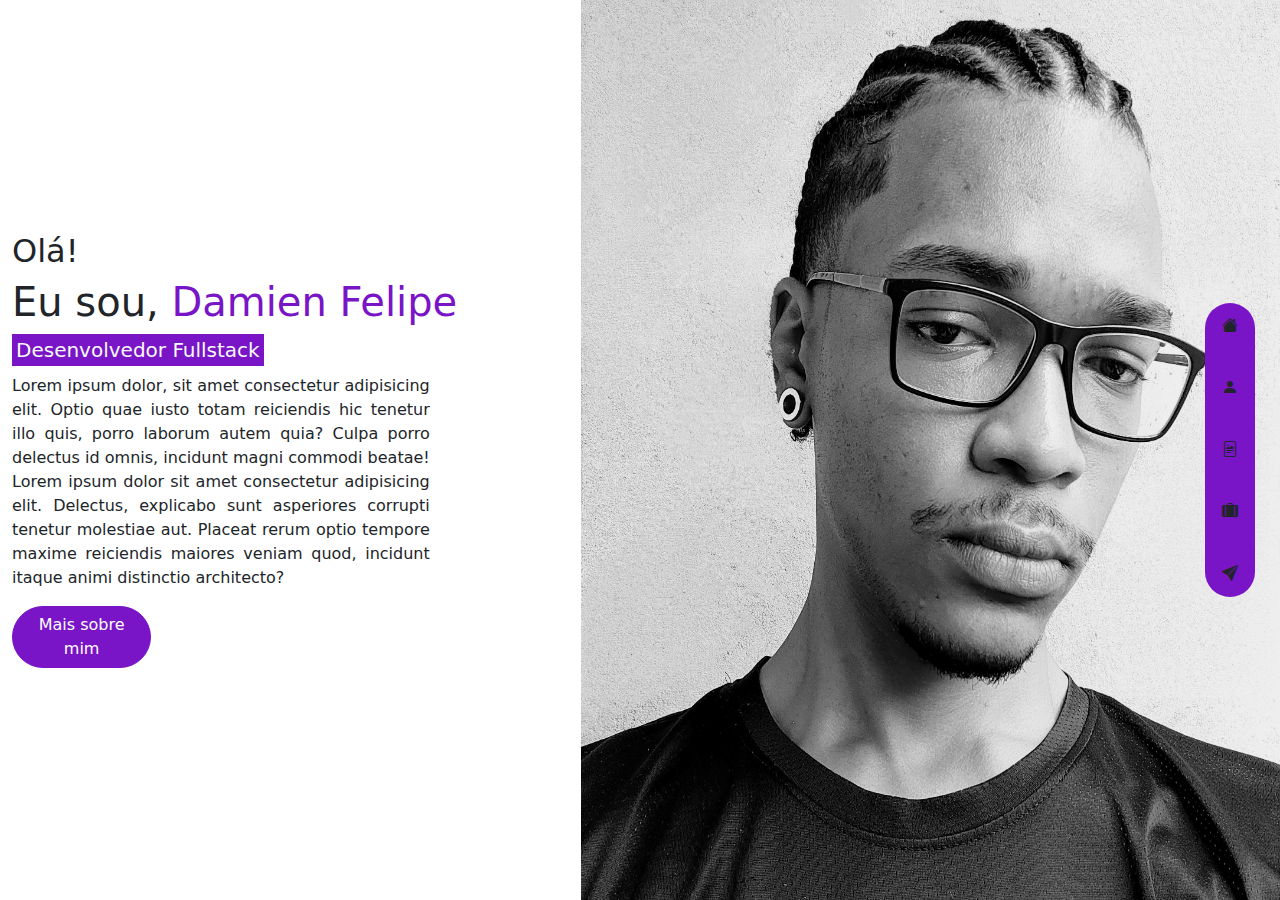
<file: index.html>
<!DOCTYPE html>
<html lang="pt-br" class="h-100">

<head>
  <meta charset="UTF-8" />
  <meta http-equiv="X-UA-Compatible" content="IE=edge" />
  <meta name="viewport" content="width=device-width, initial-scale=1.0" />
  <title>Damien Felipe</title>
  <link rel="shortcut icon" href="./images/mienDesenho.png" type="image/png" />
  <link rel="stylesheet" href="https://cdn.jsdelivr.net/npm/bootstrap@5.3.3/dist/css/bootstrap.min.css">
  <link rel="stylesheet" href="https://cdn.jsdelivr.net/npm/bootstrap-icons@1.11.3/font/bootstrap-icons.min.css">
  <link rel="stylesheet" href="./styles/global.css">
</head>

<body class="h-100 d-flex justify-content-between w-100">
  <div class="container d-flex flex-column justify-content-center w-50">
    <h2>Olá!</h2>
    <h1>Eu sou, <span class="text-primary">Damien Felipe</span></h1>
    <h5 class="bg-primary text-light p-1">Desenvolvedor Fullstack</h5>
    <div class="w-75 justify">
      Lorem ipsum dolor, sit amet consectetur adipisicing elit. Optio quae iusto totam reiciendis hic
      tenetur illo
      quis, porro laborum autem quia? Culpa porro delectus id omnis, incidunt magni commodi beatae! Lorem ipsum dolor
      sit amet consectetur adipisicing elit. Delectus, explicabo sunt asperiores corrupti tenetur molestiae aut. Placeat
      rerum optio tempore maxime reiciendis maiores veniam quod, incidunt itaque animi distinctio architecto?
    </div>
    <a href="./about.html"></a>
    <button class="btn btn-primary mt-3 rounded-5 w-25">Mais sobre mim</button>
  </div>
  <div class="h-100">
    <img src="./images/perfil_bw.jpg" alt="perfil" class="img-fluid h-100">
  </div>
  <div class="position-absolute end-0 top-50 d-flex flex-column gap-4 translate-middle p-1 rounded-5 bg-primary">
    <a href="./index.html">
      <i class="btn bi bi-house-fill"></i>
    </a>
    <a href="./about.html">
      <i class="btn bi bi-person-fill"></i>
    </a>
    <a href="./curriculo.html">
      <i class="btn bi bi-file-richtext"></i>
    </a>
    <a href="./portfolio.html">
      <i class="btn bi bi-suitcase-lg-fill"></i>
    </a>
    <a href="./contact.html">
      <i class="btn bi bi-send-fill"></i>
    </a>
  </div>
</body>

</html>
</file>
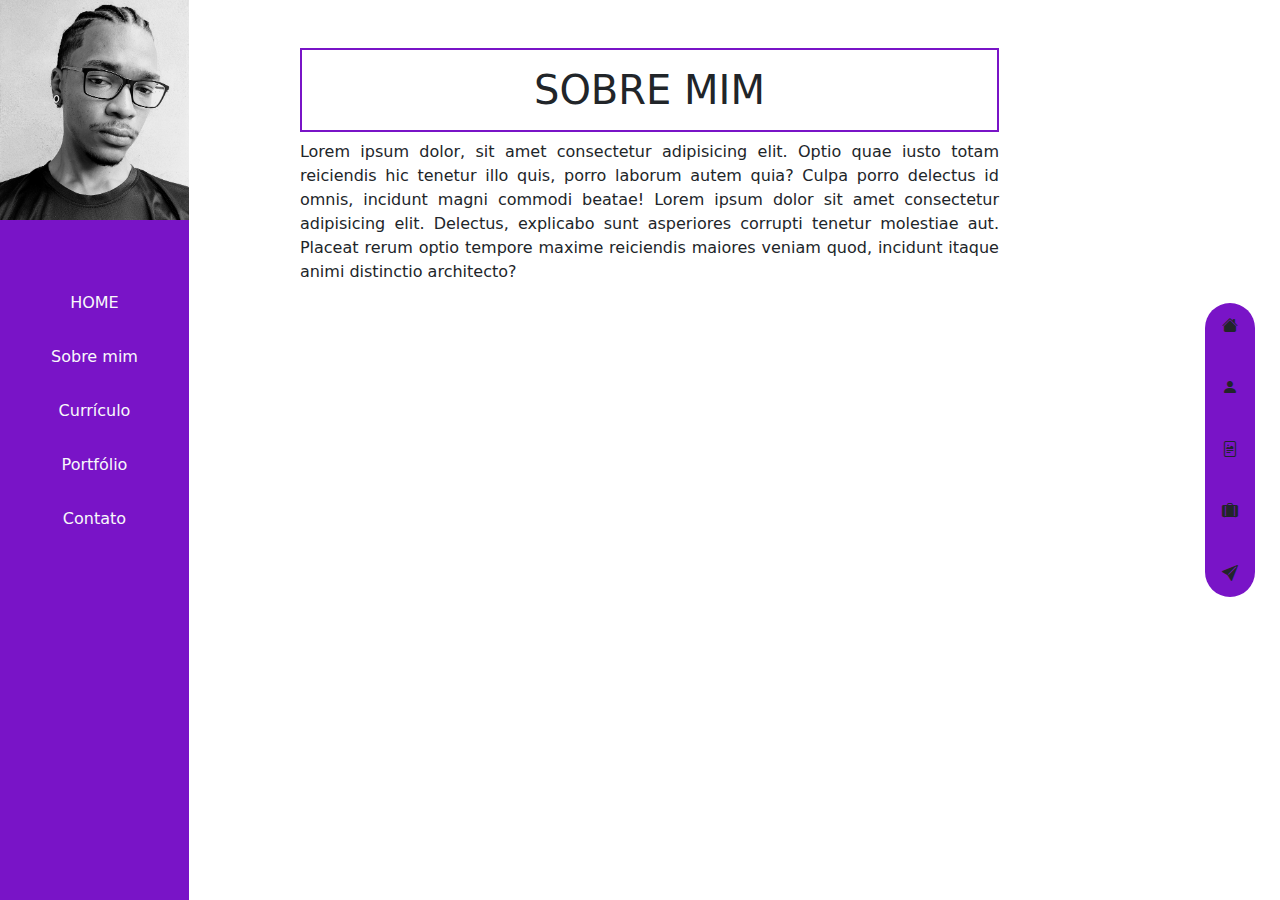
<file: about.html>
<!DOCTYPE html>
<html lang="pt-br" class="h-100">

<head>
    <meta charset="UTF-8" />
    <meta http-equiv="X-UA-Compatible" content="IE=edge" />
    <meta name="viewport" content="width=device-width, initial-scale=1.0" />
    <title>Sobre mim</title>
    <link rel="shortcut icon" href="./images/mienDesenho.png" type="image/png" />
    <link rel="stylesheet" href="https://cdn.jsdelivr.net/npm/bootstrap@5.3.3/dist/css/bootstrap.min.css">
    <link rel="stylesheet" href="./styles/global.css">
</head>

<body class="h-100 d-flex justify-content-start w-100">
    <div class="w-25">
        <div class="h-100 w-75 d-flex flex-column">
            <img src="./images/perfil_bw.jpg" alt="perfil" class="img-fluid w-100">
            <div class="d-flex flex-column bg-primary flex-fill pt-5 justify-center align-items-center">
                <a href="./index.html" class="text-light btn mt-3">
                    HOME
                </a>
                <a href="./about.html" class="text-light btn mt-3">
                    Sobre mim
                </a>
                <a href="./curriculo.html" class="text-light btn mt-3">
                    Currículo
                </a>
                <a href="./portfolio.html" class="text-light btn mt-3">
                    Portfólio
                </a>
                <a href="./contact.html" class="text-light btn mt-3">
                    Contato
                </a>
            </div>
        </div>
    </div>
    <div class=" d-flex flex-column p-5 w-100">
        <h1 class="border border-primary border-2 text-center w-75 p-3">SOBRE MIM</h1>
        <div class="w-75 justify">
            Lorem ipsum dolor, sit amet consectetur adipisicing elit. Optio quae iusto totam reiciendis hic
            tenetur illo
            quis, porro laborum autem quia? Culpa porro delectus id omnis, incidunt magni commodi beatae! Lorem ipsum
            dolor
            sit amet consectetur adipisicing elit. Delectus, explicabo sunt asperiores corrupti tenetur molestiae aut.
            Placeat
            rerum optio tempore maxime reiciendis maiores veniam quod, incidunt itaque animi distinctio architecto?
        </div>
        <a href="./about.html"></a>
    </div>
    <div class="position-absolute end-0 top-50 d-flex flex-column gap-4 translate-middle p-1 rounded-5 bg-primary">
        <a href="./index.html">
            <i class="btn bi bi-house-fill"></i>
        </a>
        <a href="./about.html">
            <i class="btn bi bi-person-fill"></i>
        </a>
        <a href="./curriculo.html">
            <i class="btn bi bi-file-richtext"></i>
        </a>
        <a href="./portfolio.html">
            <i class="btn bi bi-suitcase-lg-fill"></i>
        </a>
        <a href="./contact.html">
            <i class="btn bi bi-send-fill"></i>
        </a>
    </div>
</body>

</html>
</file>
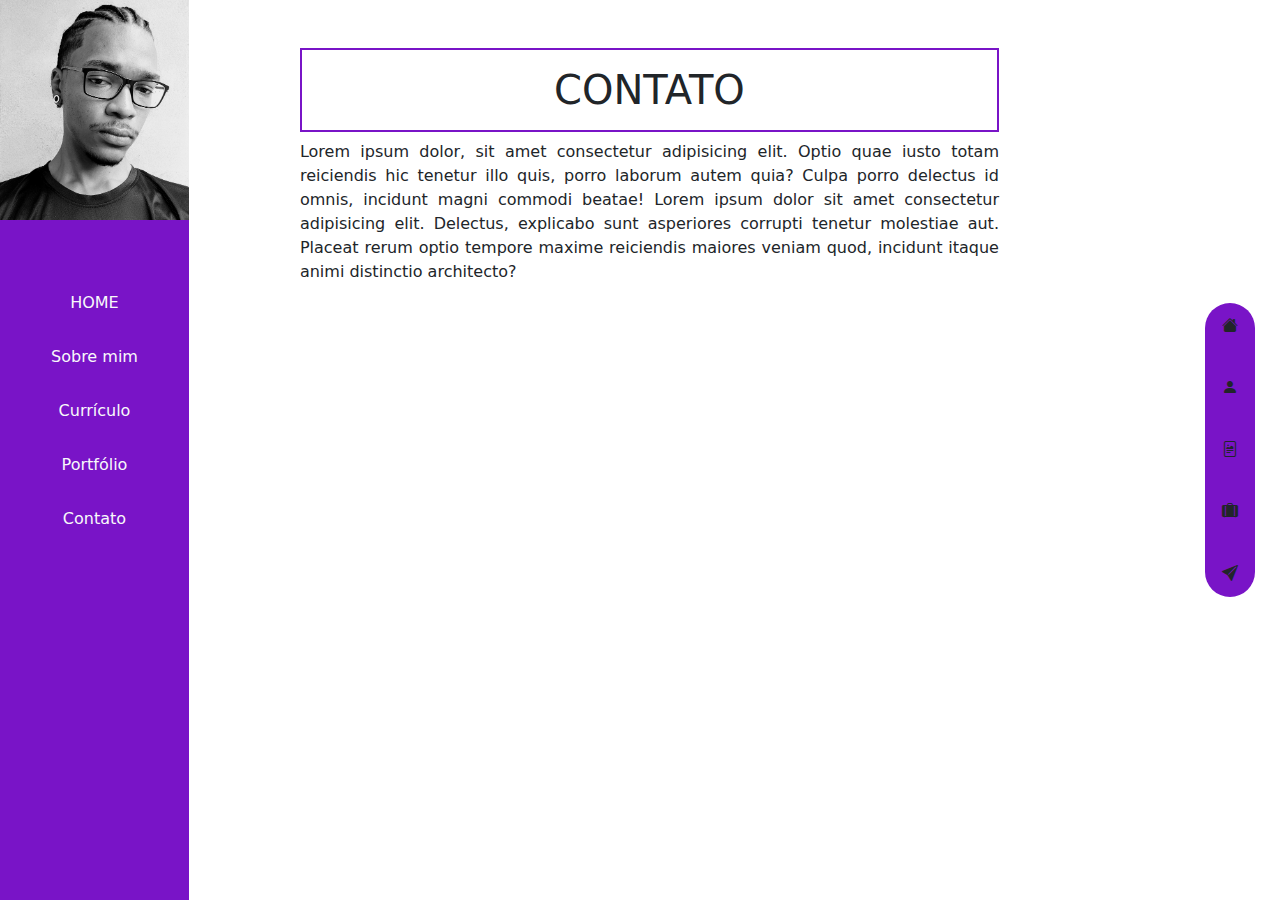
<file: contact.html>
<!DOCTYPE html>
<html lang="pt-br" class="h-100">

<head>
    <meta charset="UTF-8" />
    <meta http-equiv="X-UA-Compatible" content="IE=edge" />
    <meta name="viewport" content="width=device-width, initial-scale=1.0" />
    <title>Contato</title>
    <link rel="shortcut icon" href="./images/mienDesenho.png" type="image/png" />
    <link rel="stylesheet" href="https://cdn.jsdelivr.net/npm/bootstrap@5.3.3/dist/css/bootstrap.min.css">
    <link rel="stylesheet" href="./styles/global.css">
</head>

<body class="h-100 d-flex justify-content-start w-100">
    <div class="w-25">
        <div class="h-100 w-75 d-flex flex-column">
            <img src="./images/perfil_bw.jpg" alt="perfil" class="img-fluid w-100">
            <div class="d-flex flex-column bg-primary flex-fill pt-5 justify-center align-items-center">
                <a href="./index.html" class="text-light btn mt-3">
                    HOME
                </a>
                <a href="./about.html" class="text-light btn mt-3">
                    Sobre mim
                </a>
                <a href="./curriculo.html" class="text-light btn mt-3">
                    Currículo
                </a>
                <a href="./portfolio.html" class="text-light btn mt-3">
                    Portfólio
                </a>
                <a href="./contact.html" class="text-light btn mt-3">
                    Contato
                </a>
            </div>
        </div>
    </div>
    <div class=" d-flex flex-column p-5 w-100">
        <h1 class="border border-primary border-2 text-center w-75 p-3">CONTATO</h1>
        <div class="w-75 justify">
            Lorem ipsum dolor, sit amet consectetur adipisicing elit. Optio quae iusto totam reiciendis hic
            tenetur illo
            quis, porro laborum autem quia? Culpa porro delectus id omnis, incidunt magni commodi beatae! Lorem ipsum
            dolor
            sit amet consectetur adipisicing elit. Delectus, explicabo sunt asperiores corrupti tenetur molestiae aut.
            Placeat
            rerum optio tempore maxime reiciendis maiores veniam quod, incidunt itaque animi distinctio architecto?
        </div>
        <a href="./about.html"></a>
    </div>
    <div class="position-absolute end-0 top-50 d-flex flex-column gap-4 translate-middle p-1 rounded-5 bg-primary">
        <a href="./index.html">
            <i class="btn bi bi-house-fill"></i>
        </a>
        <a href="./about.html">
            <i class="btn bi bi-person-fill"></i>
        </a>
        <a href="./curriculo.html">
            <i class="btn bi bi-file-richtext"></i>
        </a>
        <a href="./portfolio.html">
            <i class="btn bi bi-suitcase-lg-fill"></i>
        </a>
        <a href="./contact.html">
            <i class="btn bi bi-send-fill"></i>
        </a>
    </div>
</body>

</html>
</file>
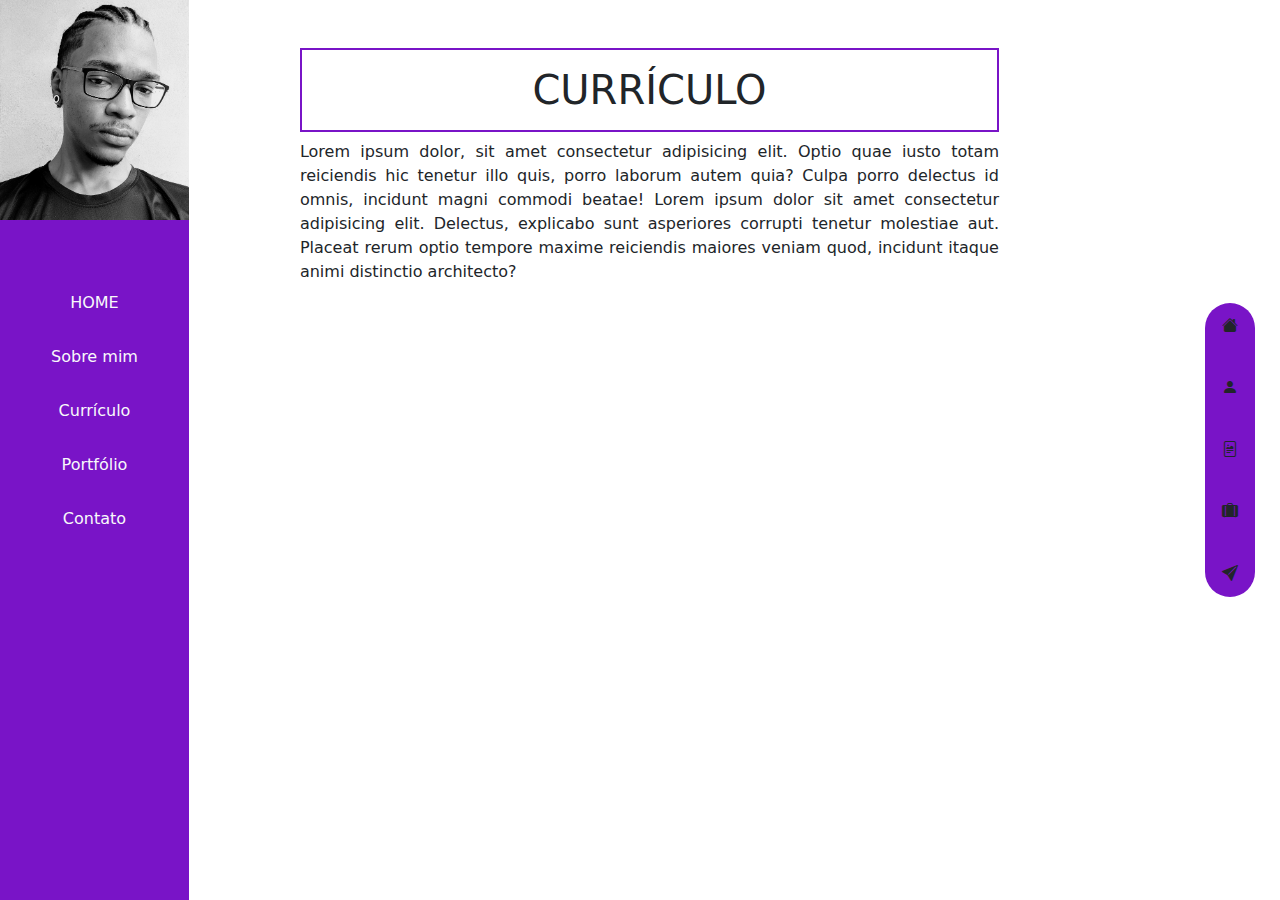
<file: curriculo.html>
<!DOCTYPE html>
<html lang="pt-br" class="h-100">

<head>
    <meta charset="UTF-8" />
    <meta http-equiv="X-UA-Compatible" content="IE=edge" />
    <meta name="viewport" content="width=device-width, initial-scale=1.0" />
    <title>Currículo</title>
    <link rel="shortcut icon" href="./images/mienDesenho.png" type="image/png" />
    <link rel="stylesheet" href="https://cdn.jsdelivr.net/npm/bootstrap@5.3.3/dist/css/bootstrap.min.css">
    <link rel="stylesheet" href="./styles/global.css">
</head>

<body class="h-100 d-flex justify-content-start w-100">
    <div class="w-25">
        <div class="h-100 w-75 d-flex flex-column">
            <img src="./images/perfil_bw.jpg" alt="perfil" class="img-fluid w-100">
            <div class="d-flex flex-column bg-primary flex-fill pt-5 justify-center align-items-center">
                <a href="./index.html" class="text-light btn mt-3">
                    HOME
                </a>
                <a href="./about.html" class="text-light btn mt-3">
                    Sobre mim
                </a>
                <a href="./curriculo.html" class="text-light btn mt-3">
                    Currículo
                </a>
                <a href="./portfolio.html" class="text-light btn mt-3">
                    Portfólio
                </a>
                <a href="./contact.html" class="text-light btn mt-3">
                    Contato
                </a>
            </div>
        </div>
    </div>
    <div class=" d-flex flex-column p-5 w-100">
        <h1 class="border border-primary border-2 text-center w-75 p-3">CURRÍCULO</h1>
        <div class="w-75 justify">
            Lorem ipsum dolor, sit amet consectetur adipisicing elit. Optio quae iusto totam reiciendis hic
            tenetur illo
            quis, porro laborum autem quia? Culpa porro delectus id omnis, incidunt magni commodi beatae! Lorem ipsum
            dolor
            sit amet consectetur adipisicing elit. Delectus, explicabo sunt asperiores corrupti tenetur molestiae aut.
            Placeat
            rerum optio tempore maxime reiciendis maiores veniam quod, incidunt itaque animi distinctio architecto?
        </div>
        <a href="./about.html"></a>
    </div>
    <div class="position-absolute end-0 top-50 d-flex flex-column gap-4 translate-middle p-1 rounded-5 bg-primary">
        <a href="./index.html">
            <i class="btn bi bi-house-fill"></i>
        </a>
        <a href="./about.html">
            <i class="btn bi bi-person-fill"></i>
        </a>
        <a href="./curriculo.html">
            <i class="btn bi bi-file-richtext"></i>
        </a>
        <a href="./portfolio.html">
            <i class="btn bi bi-suitcase-lg-fill"></i>
        </a>
        <a href="./contact.html">
            <i class="btn bi bi-send-fill"></i>
        </a>
    </div>
</body>

</html>
</file>
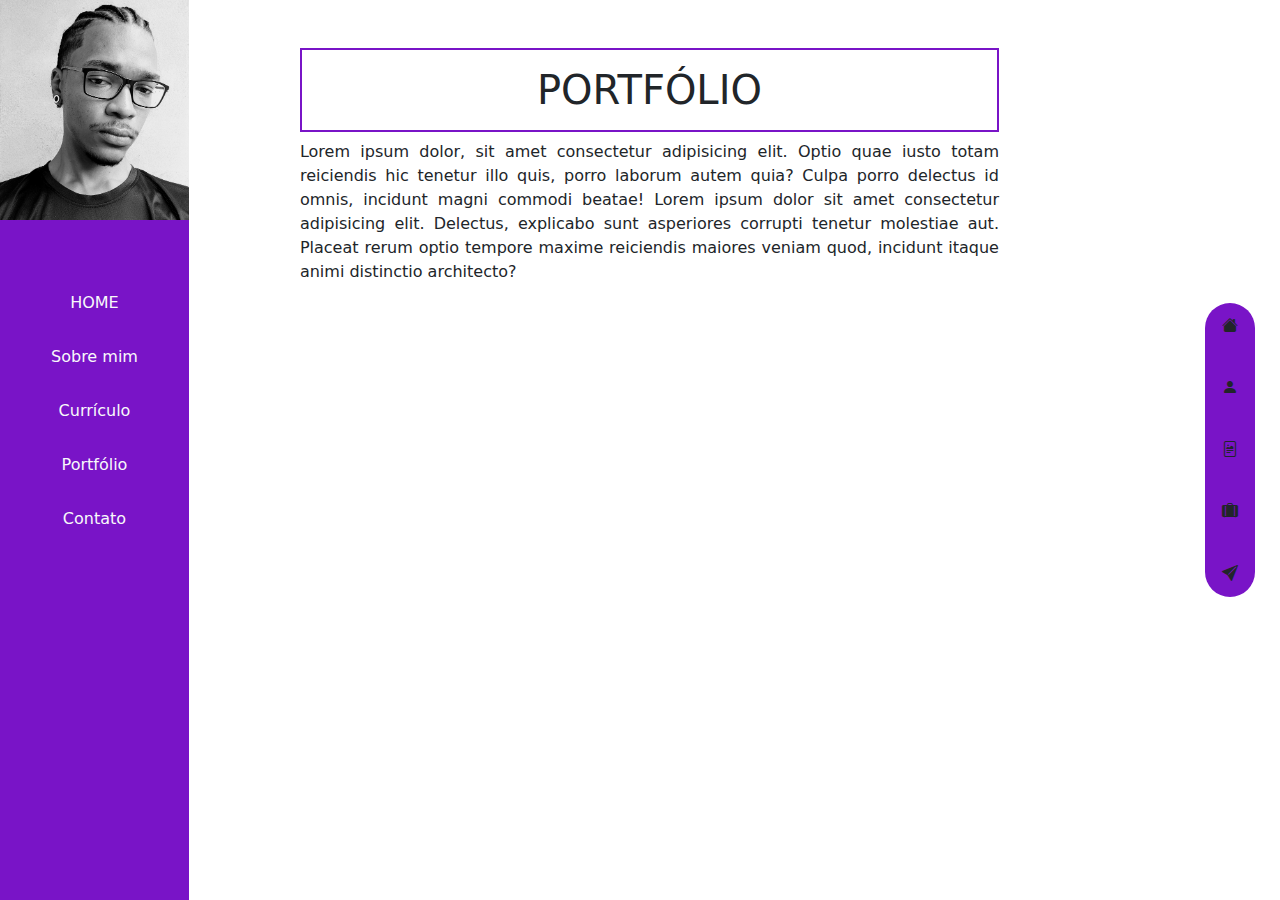
<file: portfolio.html>
<!DOCTYPE html>
<html lang="pt-br" class="h-100">

<head>
    <meta charset="UTF-8" />
    <meta http-equiv="X-UA-Compatible" content="IE=edge" />
    <meta name="viewport" content="width=device-width, initial-scale=1.0" />
    <title>Portfólio</title>
    <link rel="shortcut icon" href="./images/mienDesenho.png" type="image/png" />
    <link rel="stylesheet" href="https://cdn.jsdelivr.net/npm/bootstrap@5.3.3/dist/css/bootstrap.min.css">
    <link rel="stylesheet" href="./styles/global.css">
</head>

<body class="h-100 d-flex justify-content-start w-100">
    <div class="w-25">
        <div class="h-100 w-75 d-flex flex-column">
            <img src="./images/perfil_bw.jpg" alt="perfil" class="img-fluid w-100">
            <div class="d-flex flex-column bg-primary flex-fill pt-5 justify-center align-items-center">
                <a href="./index.html" class="text-light btn mt-3">
                    HOME
                </a>
                <a href="./about.html" class="text-light btn mt-3">
                    Sobre mim
                </a>
                <a href="./curriculo.html" class="text-light btn mt-3">
                    Currículo
                </a>
                <a href="./portfolio.html" class="text-light btn mt-3">
                    Portfólio
                </a>
                <a href="./contact.html" class="text-light btn mt-3">
                    Contato
                </a>
            </div>
        </div>
    </div>
    <div class=" d-flex flex-column p-5 w-100">
        <h1 class="border border-primary border-2 text-center w-75 p-3">PORTFÓLIO</h1>
        <div class="w-75 justify">
            Lorem ipsum dolor, sit amet consectetur adipisicing elit. Optio quae iusto totam reiciendis hic
            tenetur illo
            quis, porro laborum autem quia? Culpa porro delectus id omnis, incidunt magni commodi beatae! Lorem ipsum
            dolor
            sit amet consectetur adipisicing elit. Delectus, explicabo sunt asperiores corrupti tenetur molestiae aut.
            Placeat
            rerum optio tempore maxime reiciendis maiores veniam quod, incidunt itaque animi distinctio architecto?
        </div>
        <a href="./about.html"></a>
    </div>
    <div class="position-absolute end-0 top-50 d-flex flex-column gap-4 translate-middle p-1 rounded-5 bg-primary">
        <a href="./index.html">
            <i class="btn bi bi-house-fill"></i>
        </a>
        <a href="./about.html">
            <i class="btn bi bi-person-fill"></i>
        </a>
        <a href="./curriculo.html">
            <i class="btn bi bi-file-richtext"></i>
        </a>
        <a href="./portfolio.html">
            <i class="btn bi bi-suitcase-lg-fill"></i>
        </a>
        <a href="./contact.html">
            <i class="btn bi bi-send-fill"></i>
        </a>
    </div>
</body>

</html>
</file>
<file: styles/global.css>
@import url("https://cdn.jsdelivr.net/npm/bootstrap-icons@1.11.3/font/bootstrap-icons.min.css");

:root,
[data-bs-theme=light] {
    --bs-primary-rgb: 121, 20, 199;
}

.btn-primary {

    --bs-btn-color: #fff;
    --bs-btn-hover-color: #fff;
    --bs-btn-active-color: #fff;
    --bs-btn-disabled-color: #fff;
    --bs-btn-bg: #7914c7;
    --bs-btn-border-color: #7914c7;
    --bs-btn-disabled-border-color: #7914c7;
    --bs-btn-disabled-bg: #7914c7;
    --bs-btn-hover-bg: #5b317a;
    --bs-btn-hover-border-color: #5b317a;
    --bs-btn-active-bg: #5b317a;
    --bs-btn-active-border-color: #5b317a;
    --bs-btn-focus-shadow-rgb: 49, 132, 253;
    --bs-btn-active-shadow: inset 0 3px 5px rgba(0, 0, 0, .5);
}

h5 {
    width: fit-content;
}

.justify {
    text-align: justify;
}

a:hover {
    font-weight: bold;
}
</file>
